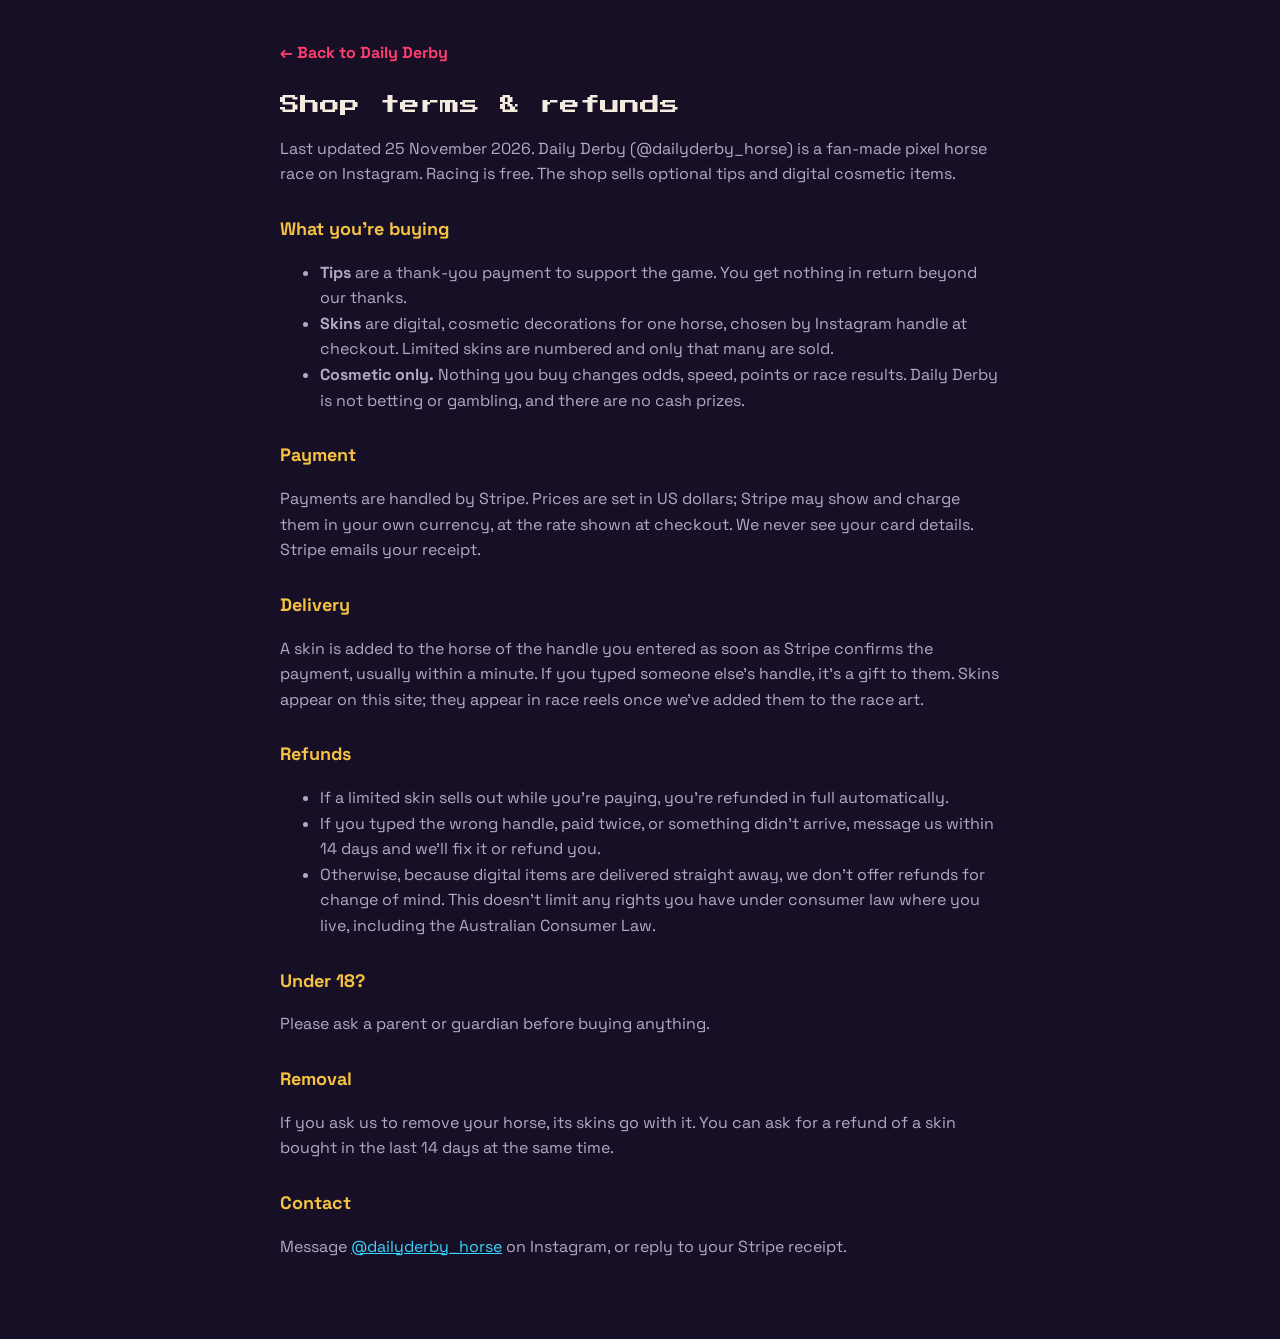
<file: terms.html>
<!doctype html>
<html lang="en">
<head>
<meta charset="utf-8">
<meta name="viewport" content="width=device-width, initial-scale=1">
<title>Shop terms &amp; refunds · Daily Derby</title>
<meta name="robots" content="noindex">
<link href="https://fonts.googleapis.com/css2?family=Press+Start+2P&family=Space+Grotesk:wght@400;500;700&display=swap" rel="stylesheet">
<style>
  body{margin:0;background:#170f26;color:#f4ecdf;font:16px/1.6 "Space Grotesk",system-ui,sans-serif}
  main{max-width:720px;margin:0 auto;padding:40px 18px 64px}
  h1{font:20px/1.5 "Press Start 2P",monospace;margin:0 0 6px}
  h2{font-size:18px;margin:28px 0 6px;color:#f5c242}
  p,li{color:#b4a8c9} a{color:#3ad6ff}
  .back{display:inline-block;margin-bottom:24px;color:#ff3d6e;text-decoration:none;font-weight:700}
</style>
</head>
<body>
<main>
  <a class="back" href="./#shop">← Back to Daily Derby</a>
  <h1>Shop terms &amp; refunds</h1>
  <p>Last updated 25 November 2026. Daily Derby (@dailyderby_horse) is a fan-made pixel horse race on Instagram. Racing is free. The shop sells optional tips and digital cosmetic items.</p>

  <h2>What you're buying</h2>
  <ul>
    <li><b>Tips</b> are a thank-you payment to support the game. You get nothing in return beyond our thanks.</li>
    <li><b>Skins</b> are digital, cosmetic decorations for one horse, chosen by Instagram handle at checkout. Limited skins are numbered and only that many are sold.</li>
    <li><b>Cosmetic only.</b> Nothing you buy changes odds, speed, points or race results. Daily Derby is not betting or gambling, and there are no cash prizes.</li>
  </ul>

  <h2>Payment</h2>
  <p>Payments are handled by Stripe. Prices are set in US dollars; Stripe may show and charge them in your own currency, at the rate shown at checkout. We never see your card details. Stripe emails your receipt.</p>

  <h2>Delivery</h2>
  <p>A skin is added to the horse of the handle you entered as soon as Stripe confirms the payment, usually within a minute. If you typed someone else's handle, it's a gift to them. Skins appear on this site; they appear in race reels once we've added them to the race art.</p>

  <h2>Refunds</h2>
  <ul>
    <li>If a limited skin sells out while you're paying, you're refunded in full automatically.</li>
    <li>If you typed the wrong handle, paid twice, or something didn't arrive, message us within 14 days and we'll fix it or refund you.</li>
    <li>Otherwise, because digital items are delivered straight away, we don't offer refunds for change of mind. This doesn't limit any rights you have under consumer law where you live, including the Australian Consumer Law.</li>
  </ul>

  <h2>Under 18?</h2>
  <p>Please ask a parent or guardian before buying anything.</p>

  <h2>Removal</h2>
  <p>If you ask us to remove your horse, its skins go with it. You can ask for a refund of a skin bought in the last 14 days at the same time.</p>

  <h2>Contact</h2>
  <p>Message <a href="https://ig.me/m/dailyderby_horse">@dailyderby_horse</a> on Instagram, or reply to your Stripe receipt.</p>
</main>
</body>
</html>
</file>
